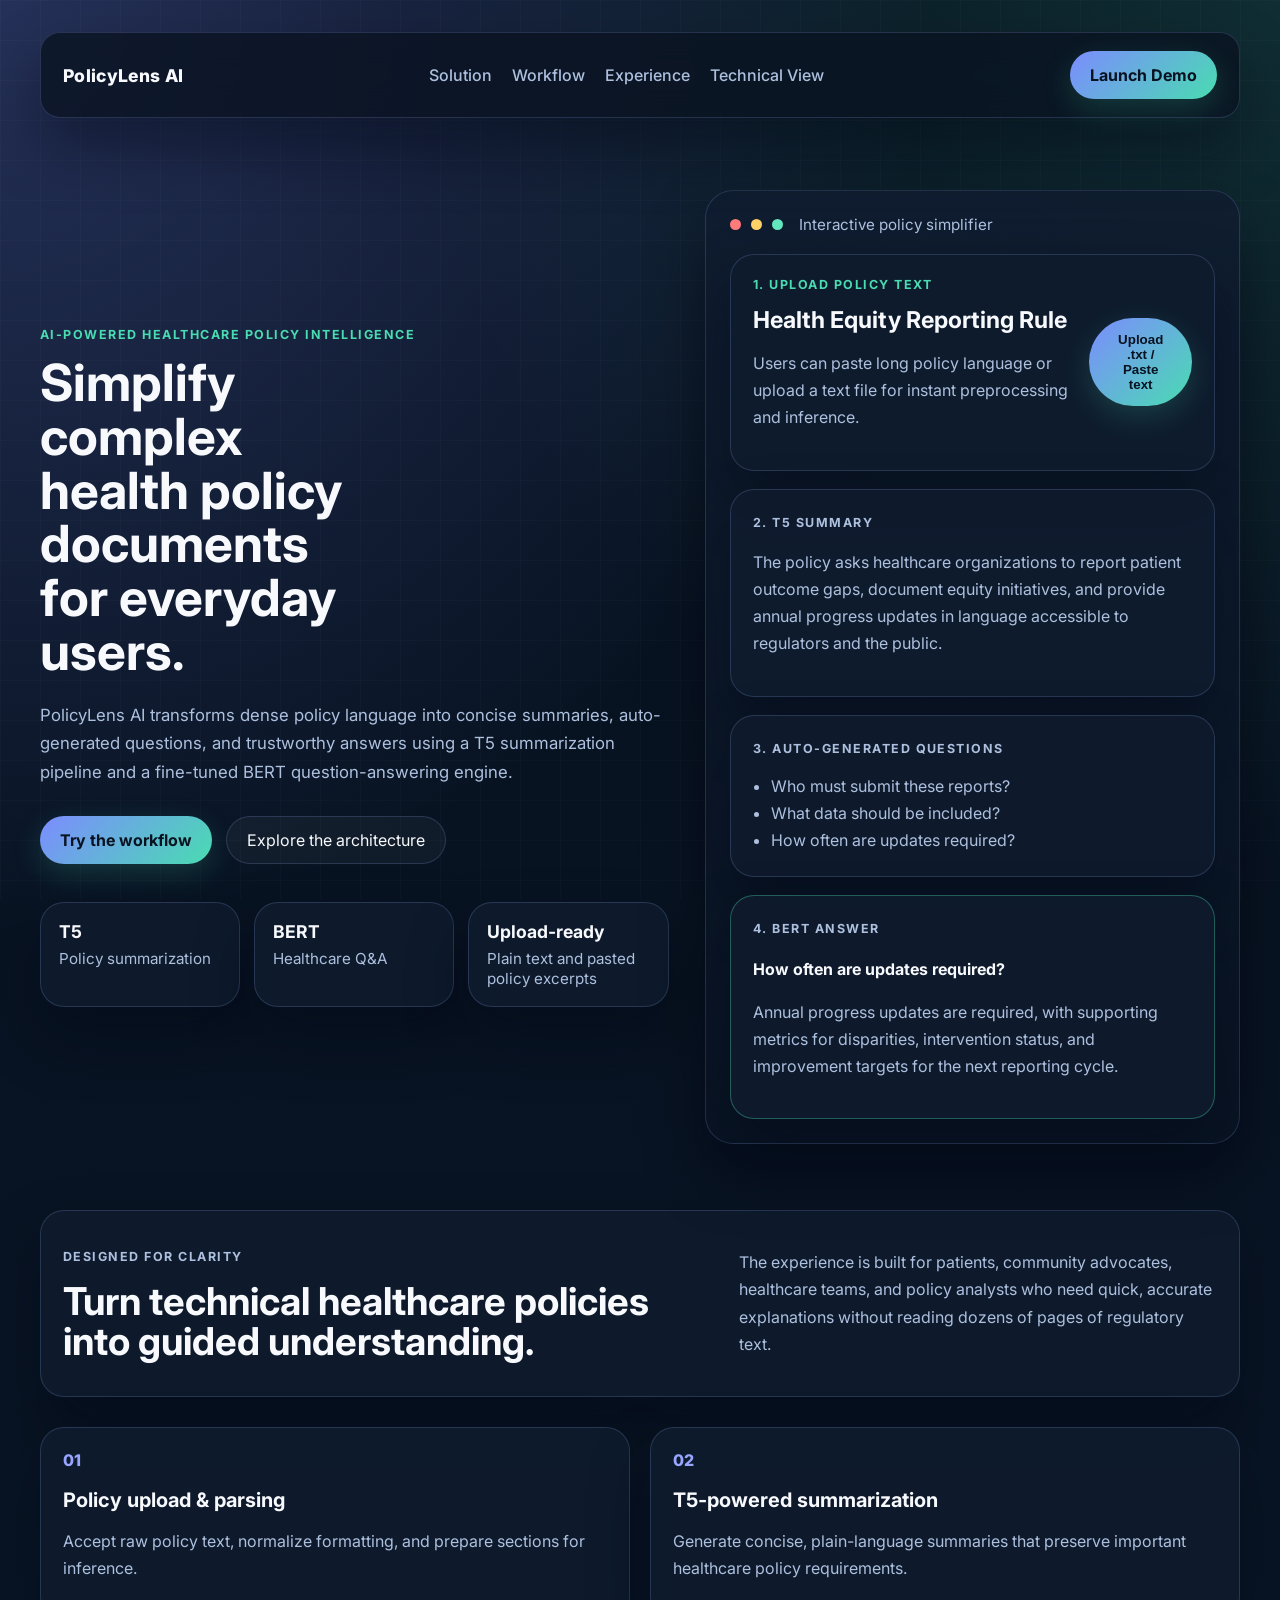
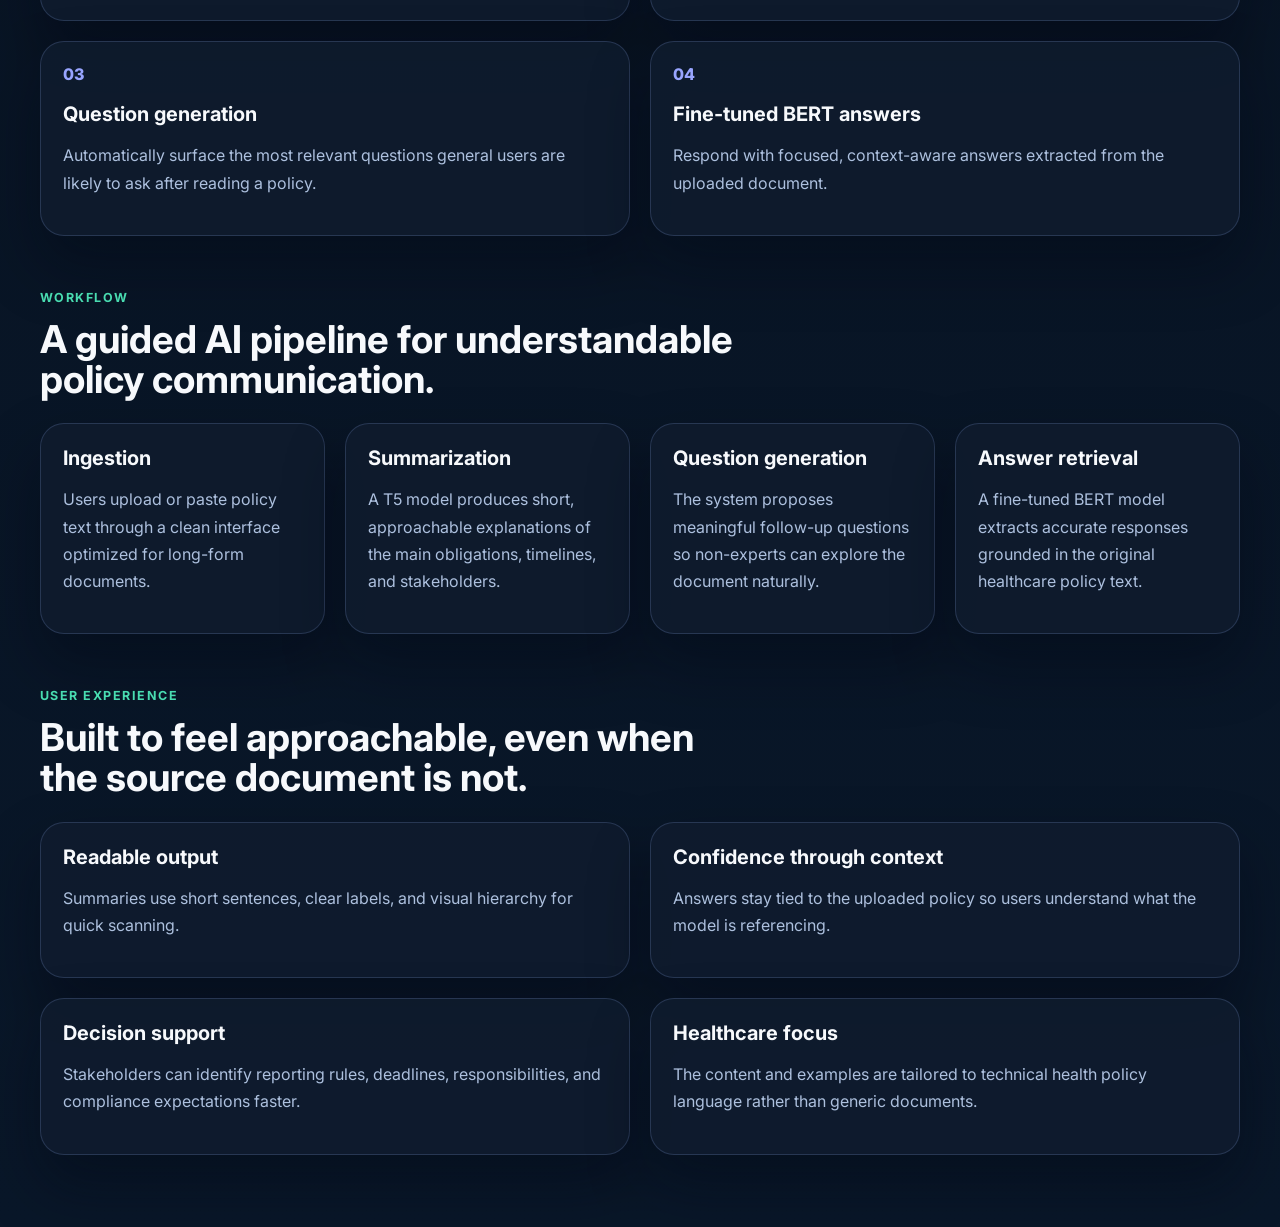
<file: index.html>
<!DOCTYPE html>
<html lang="en">
<head>
  <meta charset="UTF-8">
  <meta name="viewport" content="width=device-width, initial-scale=1.0">
  <title>PolicyLens AI | Health Policy Simplification Platform</title>
  <link rel="preconnect" href="https://fonts.googleapis.com">
  <link rel="preconnect" href="https://fonts.gstatic.com" crossorigin>
  <link href="https://fonts.googleapis.com/css2?family=Inter:wght@400;500;600;700;800&display=swap" rel="stylesheet">
  <link rel="stylesheet" href="style.css">
</head>
<body>
  <div class="page-shell">
    <nav class="top-nav">
      <a class="brand" href="#home">PolicyLens AI</a>
      <div class="nav-links">
        <a href="#solution">Solution</a>
        <a href="#workflow">Workflow</a>
        <a href="#experience">Experience</a>
        <a href="services.html">Technical View</a>
      </div>
      <a class="nav-cta" href="#demo">Launch Demo</a>
    </nav>

    <main>
      <section class="hero" id="home">
        <div class="hero-copy">
          <p class="eyebrow">AI-powered healthcare policy intelligence</p>
          <h1>Simplify complex health policy documents for everyday users.</h1>
          <p class="hero-text">
            PolicyLens AI transforms dense policy language into concise summaries, auto-generated questions,
            and trustworthy answers using a T5 summarization pipeline and a fine-tuned BERT question-answering engine.
          </p>
          <div class="hero-actions">
            <a class="primary-btn" href="#demo">Try the workflow</a>
            <a class="secondary-btn" href="services.html">Explore the architecture</a>
          </div>
          <ul class="hero-metrics">
            <li>
              <strong>T5</strong>
              <span>Policy summarization</span>
            </li>
            <li>
              <strong>BERT</strong>
              <span>Healthcare Q&amp;A</span>
            </li>
            <li>
              <strong>Upload-ready</strong>
              <span>Plain text and pasted policy excerpts</span>
            </li>
          </ul>
        </div>

        <div class="hero-panel" id="demo">
          <div class="panel-header">
            <span class="dot"></span>
            <span class="dot"></span>
            <span class="dot"></span>
            <p>Interactive policy simplifier</p>
          </div>

          <div class="upload-card">
            <div>
              <p class="label">1. Upload policy text</p>
              <h2>Health Equity Reporting Rule</h2>
              <p class="muted">
                Users can paste long policy language or upload a text file for instant preprocessing and inference.
              </p>
            </div>
            <button type="button">Upload .txt / Paste text</button>
          </div>

          <div class="result-grid">
            <article class="result-card">
              <p class="label">2. T5 summary</p>
              <p>
                The policy asks healthcare organizations to report patient outcome gaps, document equity initiatives,
                and provide annual progress updates in language accessible to regulators and the public.
              </p>
            </article>
            <article class="result-card">
              <p class="label">3. Auto-generated questions</p>
              <ul>
                <li>Who must submit these reports?</li>
                <li>What data should be included?</li>
                <li>How often are updates required?</li>
              </ul>
            </article>
            <article class="result-card answer-card">
              <p class="label">4. BERT answer</p>
              <p class="answer-question">How often are updates required?</p>
              <p>
                Annual progress updates are required, with supporting metrics for disparities, intervention status,
                and improvement targets for the next reporting cycle.
              </p>
            </article>
          </div>
        </div>
      </section>

      <section class="value-strip" id="solution">
        <div>
          <p class="eyebrow">Designed for clarity</p>
          <h2>Turn technical healthcare policies into guided understanding.</h2>
        </div>
        <p>
          The experience is built for patients, community advocates, healthcare teams, and policy analysts who need quick,
          accurate explanations without reading dozens of pages of regulatory text.
        </p>
      </section>

      <section class="capabilities">
        <article class="capability-card">
          <span>01</span>
          <h3>Policy upload &amp; parsing</h3>
          <p>Accept raw policy text, normalize formatting, and prepare sections for inference.</p>
        </article>
        <article class="capability-card">
          <span>02</span>
          <h3>T5-powered summarization</h3>
          <p>Generate concise, plain-language summaries that preserve important healthcare policy requirements.</p>
        </article>
        <article class="capability-card">
          <span>03</span>
          <h3>Question generation</h3>
          <p>Automatically surface the most relevant questions general users are likely to ask after reading a policy.</p>
        </article>
        <article class="capability-card">
          <span>04</span>
          <h3>Fine-tuned BERT answers</h3>
          <p>Respond with focused, context-aware answers extracted from the uploaded document.</p>
        </article>
      </section>

      <section class="workflow" id="workflow">
        <div class="section-heading">
          <p class="eyebrow">Workflow</p>
          <h2>A guided AI pipeline for understandable policy communication.</h2>
        </div>
        <div class="timeline">
          <article>
            <h3>Ingestion</h3>
            <p>Users upload or paste policy text through a clean interface optimized for long-form documents.</p>
          </article>
          <article>
            <h3>Summarization</h3>
            <p>A T5 model produces short, approachable explanations of the main obligations, timelines, and stakeholders.</p>
          </article>
          <article>
            <h3>Question generation</h3>
            <p>The system proposes meaningful follow-up questions so non-experts can explore the document naturally.</p>
          </article>
          <article>
            <h3>Answer retrieval</h3>
            <p>A fine-tuned BERT model extracts accurate responses grounded in the original healthcare policy text.</p>
          </article>
        </div>
      </section>

      <section class="experience" id="experience">
        <div class="section-heading narrow">
          <p class="eyebrow">User experience</p>
          <h2>Built to feel approachable, even when the source document is not.</h2>
        </div>
        <div class="experience-grid">
          <article>
            <h3>Readable output</h3>
            <p>Summaries use short sentences, clear labels, and visual hierarchy for quick scanning.</p>
          </article>
          <article>
            <h3>Confidence through context</h3>
            <p>Answers stay tied to the uploaded policy so users understand what the model is referencing.</p>
          </article>
          <article>
            <h3>Decision support</h3>
            <p>Stakeholders can identify reporting rules, deadlines, responsibilities, and compliance expectations faster.</p>
          </article>
          <article>
            <h3>Healthcare focus</h3>
            <p>The content and examples are tailored to technical health policy language rather than generic documents.</p>
          </article>
        </div>
      </section>
    </main>
  </div>
</body>
</html>
</file>
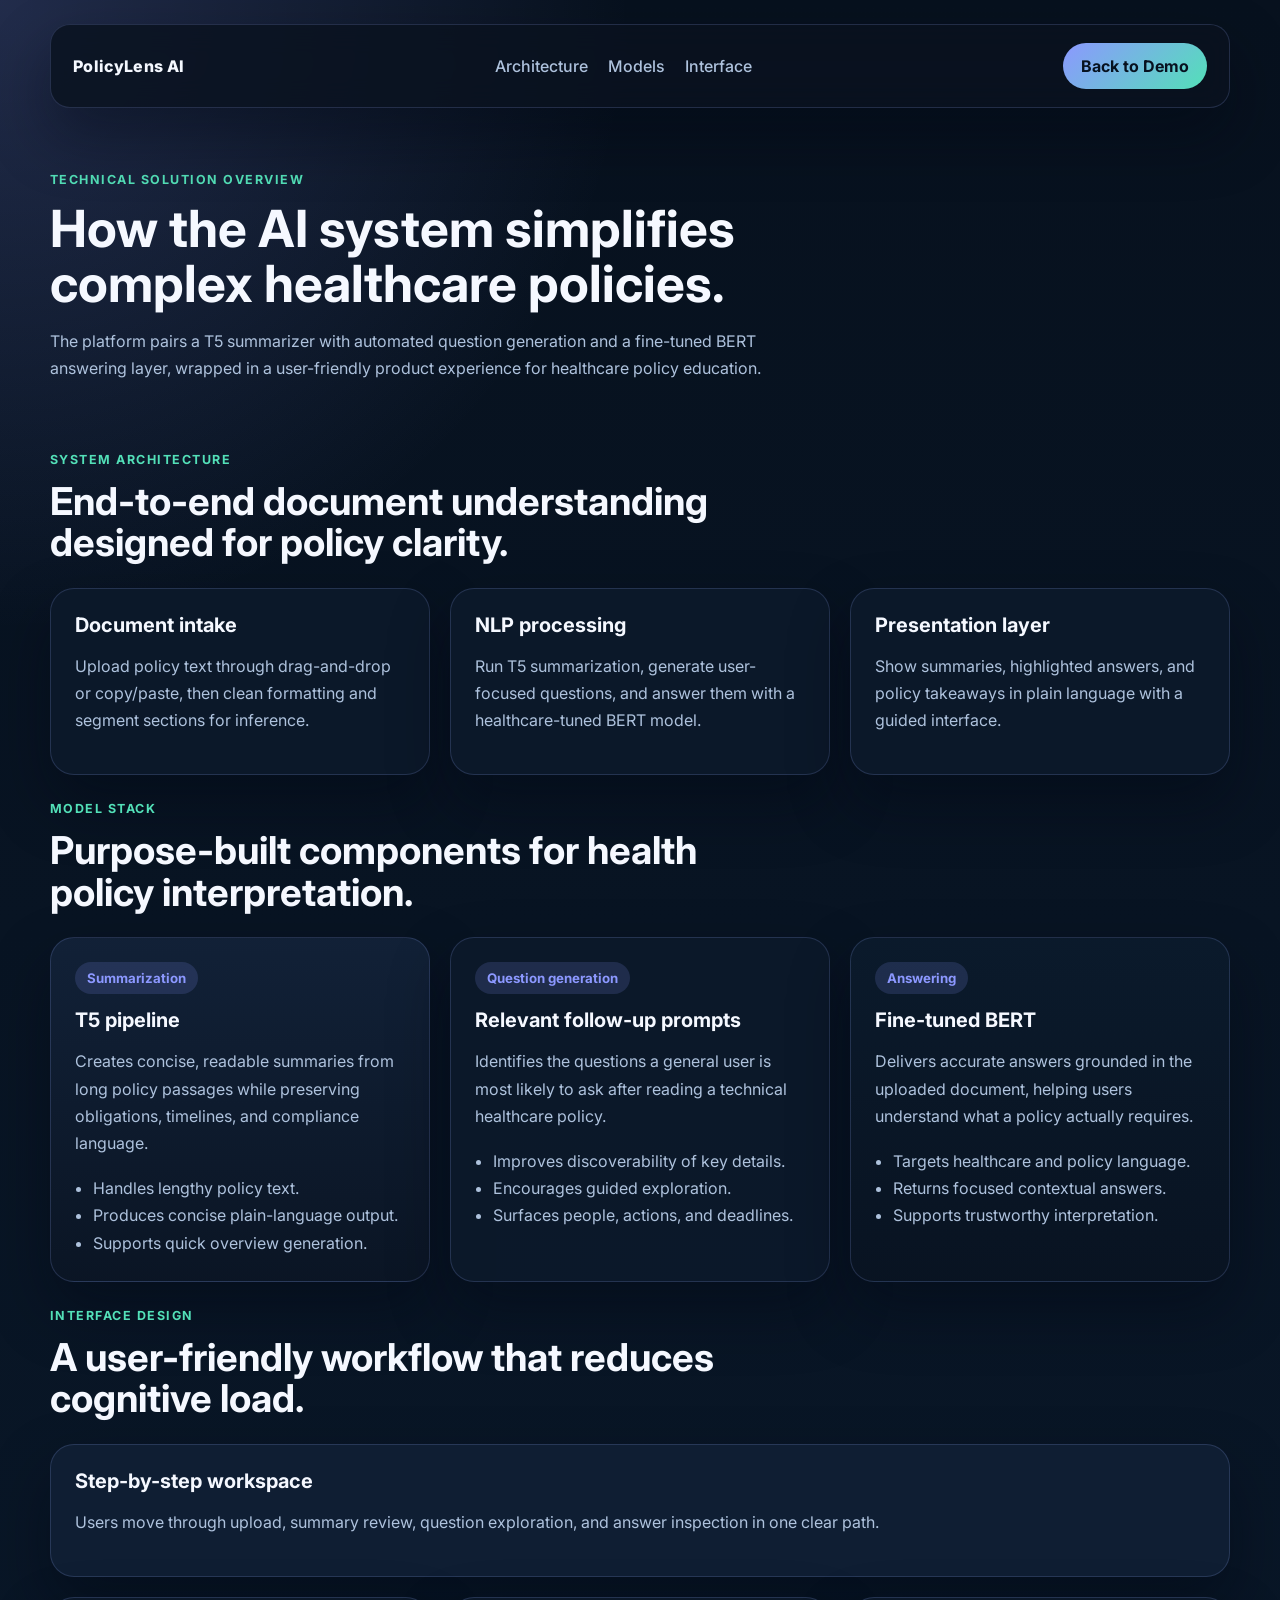
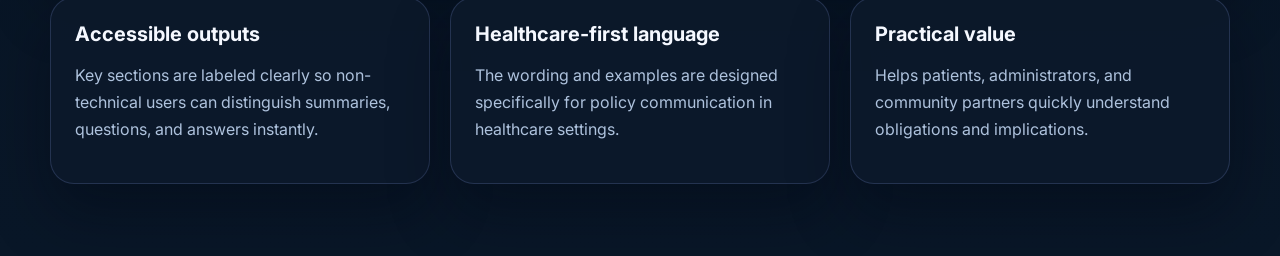
<file: services.html>
<!DOCTYPE html>
<html lang="en">
<head>
  <meta charset="UTF-8">
  <meta name="viewport" content="width=device-width, initial-scale=1.0">
  <title>PolicyLens AI | Technical Workflow</title>
  <link rel="preconnect" href="https://fonts.googleapis.com">
  <link rel="preconnect" href="https://fonts.gstatic.com" crossorigin>
  <link href="https://fonts.googleapis.com/css2?family=Inter:wght@400;500;600;700;800&display=swap" rel="stylesheet">
  <link rel="stylesheet" href="services.css">
</head>
<body>
  <div class="page-shell">
    <nav class="top-nav">
      <a class="brand" href="index.html">PolicyLens AI</a>
      <div class="nav-links">
        <a href="#architecture">Architecture</a>
        <a href="#models">Models</a>
        <a href="#interface">Interface</a>
      </div>
      <a class="nav-cta" href="index.html#demo">Back to Demo</a>
    </nav>

    <header class="hero">
      <p class="eyebrow">Technical solution overview</p>
      <h1>How the AI system simplifies complex healthcare policies.</h1>
      <p>
        The platform pairs a T5 summarizer with automated question generation and a fine-tuned BERT answering layer,
        wrapped in a user-friendly product experience for healthcare policy education.
      </p>
    </header>

    <main>
      <section class="architecture" id="architecture">
        <div class="section-heading">
          <p class="eyebrow">System architecture</p>
          <h2>End-to-end document understanding designed for policy clarity.</h2>
        </div>
        <div class="architecture-grid">
          <article class="architecture-card">
            <h3>Document intake</h3>
            <p>Upload policy text through drag-and-drop or copy/paste, then clean formatting and segment sections for inference.</p>
          </article>
          <article class="architecture-card">
            <h3>NLP processing</h3>
            <p>Run T5 summarization, generate user-focused questions, and answer them with a healthcare-tuned BERT model.</p>
          </article>
          <article class="architecture-card">
            <h3>Presentation layer</h3>
            <p>Show summaries, highlighted answers, and policy takeaways in plain language with a guided interface.</p>
          </article>
        </div>
      </section>

      <section class="models" id="models">
        <div class="section-heading">
          <p class="eyebrow">Model stack</p>
          <h2>Purpose-built components for health policy interpretation.</h2>
        </div>
        <div class="model-grid">
          <article class="model-card featured">
            <span class="pill">Summarization</span>
            <h3>T5 pipeline</h3>
            <p>Creates concise, readable summaries from long policy passages while preserving obligations, timelines, and compliance language.</p>
            <ul>
              <li>Handles lengthy policy text.</li>
              <li>Produces concise plain-language output.</li>
              <li>Supports quick overview generation.</li>
            </ul>
          </article>
          <article class="model-card">
            <span class="pill">Question generation</span>
            <h3>Relevant follow-up prompts</h3>
            <p>Identifies the questions a general user is most likely to ask after reading a technical healthcare policy.</p>
            <ul>
              <li>Improves discoverability of key details.</li>
              <li>Encourages guided exploration.</li>
              <li>Surfaces people, actions, and deadlines.</li>
            </ul>
          </article>
          <article class="model-card featured-alt">
            <span class="pill">Answering</span>
            <h3>Fine-tuned BERT</h3>
            <p>Delivers accurate answers grounded in the uploaded document, helping users understand what a policy actually requires.</p>
            <ul>
              <li>Targets healthcare and policy language.</li>
              <li>Returns focused contextual answers.</li>
              <li>Supports trustworthy interpretation.</li>
            </ul>
          </article>
        </div>
      </section>

      <section class="interface" id="interface">
        <div class="section-heading">
          <p class="eyebrow">Interface design</p>
          <h2>A user-friendly workflow that reduces cognitive load.</h2>
        </div>
        <div class="interface-layout">
          <div class="interface-card wide">
            <h3>Step-by-step workspace</h3>
            <p>Users move through upload, summary review, question exploration, and answer inspection in one clear path.</p>
          </div>
          <div class="interface-card">
            <h3>Accessible outputs</h3>
            <p>Key sections are labeled clearly so non-technical users can distinguish summaries, questions, and answers instantly.</p>
          </div>
          <div class="interface-card">
            <h3>Healthcare-first language</h3>
            <p>The wording and examples are designed specifically for policy communication in healthcare settings.</p>
          </div>
          <div class="interface-card">
            <h3>Practical value</h3>
            <p>Helps patients, administrators, and community partners quickly understand obligations and implications.</p>
          </div>
        </div>
      </section>
    </main>
  </div>
</body>
</html>
</file>
<file: style.css>
:root {
  --bg: #07111f;
  --bg-elevated: #0f1c2e;
  --panel: rgba(15, 28, 46, 0.88);
  --panel-border: rgba(154, 181, 255, 0.18);
  --text: #f7f9fc;
  --muted: #adc0de;
  --accent: #7c8cff;
  --accent-strong: #98a5ff;
  --highlight: #49dcb1;
  --shadow: 0 30px 60px rgba(2, 8, 18, 0.42);
}

* {
  box-sizing: border-box;
}

html {
  scroll-behavior: smooth;
}

body {
  margin: 0;
  min-height: 100vh;
  font-family: 'Inter', sans-serif;
  color: var(--text);
  background:
    radial-gradient(circle at top left, rgba(124, 140, 255, 0.26), transparent 30%),
    radial-gradient(circle at top right, rgba(73, 220, 177, 0.14), transparent 28%),
    linear-gradient(180deg, #07111f 0%, #091729 100%);
}

body::before {
  content: '';
  position: fixed;
  inset: 0;
  background-image: linear-gradient(rgba(255, 255, 255, 0.02) 1px, transparent 1px),
    linear-gradient(90deg, rgba(255, 255, 255, 0.02) 1px, transparent 1px);
  background-size: 40px 40px;
  pointer-events: none;
}

.page-shell {
  position: relative;
  z-index: 1;
  width: min(1200px, calc(100% - 48px));
  margin: 0 auto;
  padding: 24px 0 72px;
}

.top-nav {
  display: flex;
  align-items: center;
  justify-content: space-between;
  gap: 24px;
  padding: 18px 22px;
  margin-top: 8px;
  border: 1px solid var(--panel-border);
  border-radius: 20px;
  background: rgba(10, 18, 32, 0.78);
  backdrop-filter: blur(16px);
  box-shadow: var(--shadow);
}

.brand,
.nav-links a,
.nav-cta,
.primary-btn,
.secondary-btn,
button {
  text-decoration: none;
}

.brand {
  color: var(--text);
  font-weight: 800;
  font-size: 1.1rem;
  letter-spacing: 0.02em;
}

.nav-links {
  display: flex;
  flex-wrap: wrap;
  gap: 20px;
}

.nav-links a {
  color: var(--muted);
  font-weight: 500;
}

.nav-links a:hover,
.brand:hover {
  color: var(--text);
}

.nav-cta,
.primary-btn,
button {
  display: inline-flex;
  align-items: center;
  justify-content: center;
  border: none;
  border-radius: 999px;
  padding: 14px 20px;
  background: linear-gradient(135deg, var(--accent), var(--highlight));
  color: #081220;
  font-weight: 700;
  box-shadow: 0 10px 30px rgba(73, 220, 177, 0.18);
}

.secondary-btn {
  display: inline-flex;
  align-items: center;
  justify-content: center;
  border-radius: 999px;
  padding: 13px 20px;
  border: 1px solid var(--panel-border);
  color: var(--text);
  background: rgba(255, 255, 255, 0.04);
}

.hero {
  display: grid;
  grid-template-columns: 1.08fr 0.92fr;
  gap: 36px;
  align-items: center;
  padding: 72px 0 48px;
}

.eyebrow,
.label {
  margin: 0 0 14px;
  text-transform: uppercase;
  letter-spacing: 0.12em;
  font-size: 0.78rem;
  font-weight: 700;
  color: var(--highlight);
}

.hero h1,
.value-strip h2,
.section-heading h2 {
  margin: 0;
  line-height: 1.05;
}

.hero h1 {
  font-size: clamp(2.8rem, 4vw, 4.8rem);
  max-width: 10ch;
}

.hero-text,
.value-strip p,
.capability-card p,
.timeline p,
.experience-grid p,
.upload-card .muted,
.result-card p,
.result-card li {
  color: var(--muted);
  line-height: 1.7;
}

.hero-text {
  max-width: 60ch;
  font-size: 1.05rem;
  margin: 22px 0 30px;
}

.hero-actions {
  display: flex;
  flex-wrap: wrap;
  gap: 14px;
}

.hero-metrics {
  display: grid;
  grid-template-columns: repeat(3, minmax(0, 1fr));
  gap: 14px;
  list-style: none;
  padding: 0;
  margin: 38px 0 0;
}

.hero-metrics li,
.capability-card,
.timeline article,
.experience-grid article,
.upload-card,
.result-card,
.value-strip {
  border: 1px solid var(--panel-border);
  background: var(--panel);
  border-radius: 24px;
  box-shadow: var(--shadow);
}

.hero-metrics li {
  padding: 18px;
}

.hero-metrics strong {
  display: block;
  font-size: 1.1rem;
  margin-bottom: 6px;
}

.hero-metrics span {
  color: var(--muted);
  font-size: 0.95rem;
}

.hero-panel {
  padding: 24px;
  border: 1px solid var(--panel-border);
  border-radius: 28px;
  background: linear-gradient(180deg, rgba(16, 29, 48, 0.95), rgba(9, 21, 37, 0.95));
  box-shadow: var(--shadow);
}

.panel-header {
  display: flex;
  align-items: center;
  gap: 10px;
  margin-bottom: 20px;
}

.panel-header p {
  margin: 0 0 0 6px;
  color: var(--muted);
  font-size: 0.95rem;
}

.dot {
  width: 11px;
  height: 11px;
  border-radius: 50%;
  background: rgba(255, 255, 255, 0.25);
}

.dot:first-child {
  background: #ff7b7b;
}

.dot:nth-child(2) {
  background: #ffd166;
}

.dot:nth-child(3) {
  background: #63e6be;
}

.upload-card,
.result-card,
.capability-card,
.timeline article,
.experience-grid article,
.value-strip {
  padding: 22px;
}

.upload-card {
  display: flex;
  align-items: center;
  justify-content: space-between;
  gap: 18px;
  margin-bottom: 18px;
}

.upload-card h2 {
  margin: 0 0 10px;
  font-size: 1.45rem;
}

.result-grid {
  display: grid;
  gap: 18px;
}

.result-card ul {
  margin: 0;
  padding-left: 18px;
  color: var(--text);
}

.answer-card {
  border-color: rgba(73, 220, 177, 0.35);
}

.answer-question {
  color: var(--text) !important;
  font-weight: 700;
  margin-bottom: 8px;
}

.value-strip {
  display: grid;
  grid-template-columns: 1.15fr 0.85fr;
  gap: 30px;
  align-items: center;
  margin: 18px 0 30px;
}

.value-strip h2,
.section-heading h2 {
  font-size: clamp(2rem, 3vw, 3rem);
}

.capabilities,
.experience-grid {
  display: grid;
  grid-template-columns: repeat(2, minmax(0, 1fr));
  gap: 20px;
}

.capability-card span {
  display: inline-flex;
  margin-bottom: 18px;
  color: var(--accent-strong);
  font-weight: 800;
}

.capability-card h3,
.timeline h3,
.experience-grid h3 {
  margin: 0 0 10px;
  font-size: 1.25rem;
}

.workflow,
.experience {
  padding-top: 54px;
}

.section-heading {
  max-width: 760px;
  margin-bottom: 24px;
}

.section-heading.narrow {
  max-width: 700px;
}

.timeline {
  display: grid;
  grid-template-columns: repeat(4, minmax(0, 1fr));
  gap: 20px;
}

@media (max-width: 1024px) {
  .hero,
  .value-strip,
  .timeline {
    grid-template-columns: 1fr;
  }

  .hero h1 {
    max-width: 13ch;
  }
}

@media (max-width: 760px) {
  .page-shell {
    width: min(100% - 28px, 1200px);
  }

  .top-nav {
    flex-direction: column;
    align-items: flex-start;
  }

  .nav-links {
    gap: 12px;
  }

  .hero {
    padding-top: 44px;
  }

  .hero-metrics,
  .capabilities,
  .experience-grid {
    grid-template-columns: 1fr;
  }

  .upload-card {
    flex-direction: column;
    align-items: flex-start;
  }
}
</file>
<file: services.css>
:root {
  --bg: #08111f;
  --panel: rgba(13, 25, 43, 0.92);
  --panel-soft: rgba(17, 32, 53, 0.92);
  --text: #f5f8ff;
  --muted: #aec2dd;
  --accent: #8c98ff;
  --highlight: #53e0b8;
  --border: rgba(148, 174, 255, 0.18);
  --shadow: 0 28px 60px rgba(2, 8, 18, 0.42);
}

* {
  box-sizing: border-box;
}

body {
  margin: 0;
  min-height: 100vh;
  font-family: 'Inter', sans-serif;
  color: var(--text);
  background:
    radial-gradient(circle at top left, rgba(140, 152, 255, 0.2), transparent 28%),
    linear-gradient(180deg, #07111e 0%, #091728 100%);
}

.page-shell {
  width: min(1180px, calc(100% - 48px));
  margin: 0 auto;
  padding: 24px 0 72px;
}

.top-nav {
  display: flex;
  justify-content: space-between;
  align-items: center;
  gap: 20px;
  padding: 18px 22px;
  border-radius: 20px;
  border: 1px solid var(--border);
  background: rgba(10, 18, 32, 0.84);
  backdrop-filter: blur(14px);
  box-shadow: var(--shadow);
}

.brand,
.nav-links a,
.nav-cta {
  text-decoration: none;
}

.brand {
  color: var(--text);
  font-weight: 800;
  letter-spacing: 0.02em;
}

.nav-links {
  display: flex;
  flex-wrap: wrap;
  gap: 20px;
}

.nav-links a {
  color: var(--muted);
  font-weight: 500;
}

.nav-cta {
  display: inline-flex;
  align-items: center;
  justify-content: center;
  padding: 13px 18px;
  border-radius: 999px;
  color: #07111f;
  background: linear-gradient(135deg, var(--accent), var(--highlight));
  font-weight: 700;
}

.hero {
  padding: 64px 0 28px;
  max-width: 760px;
}

.eyebrow {
  margin: 0 0 14px;
  text-transform: uppercase;
  letter-spacing: 0.12em;
  font-size: 0.78rem;
  font-weight: 700;
  color: var(--highlight);
}

.hero h1,
.section-heading h2 {
  margin: 0;
  line-height: 1.08;
}

.hero h1 {
  font-size: clamp(2.6rem, 4vw, 4.5rem);
}

.hero p:last-child,
.architecture-card p,
.model-card p,
.model-card li,
.interface-card p {
  color: var(--muted);
  line-height: 1.7;
}

.section-heading {
  max-width: 720px;
  margin-bottom: 24px;
}

.section-heading h2 {
  font-size: clamp(2rem, 3vw, 3rem);
}

.architecture,
.models,
.interface {
  padding-top: 26px;
}

.architecture-grid,
.model-grid,
.interface-layout {
  display: grid;
  gap: 20px;
}

.architecture-grid {
  grid-template-columns: repeat(3, minmax(0, 1fr));
}

.model-grid {
  grid-template-columns: repeat(3, minmax(0, 1fr));
}

.interface-layout {
  grid-template-columns: repeat(3, minmax(0, 1fr));
}

.architecture-card,
.model-card,
.interface-card {
  padding: 24px;
  border: 1px solid var(--border);
  border-radius: 24px;
  background: var(--panel);
  box-shadow: var(--shadow);
}

.model-card.featured {
  background: linear-gradient(180deg, rgba(18, 34, 56, 0.96), rgba(11, 22, 37, 0.96));
}

.model-card.featured-alt {
  background: linear-gradient(180deg, rgba(11, 27, 44, 0.96), rgba(9, 20, 34, 0.96));
}

.pill {
  display: inline-flex;
  margin-bottom: 14px;
  padding: 8px 12px;
  border-radius: 999px;
  background: rgba(140, 152, 255, 0.16);
  color: var(--accent);
  font-size: 0.83rem;
  font-weight: 700;
}

.model-card ul {
  margin: 18px 0 0;
  padding-left: 18px;
}

.interface-card.wide {
  grid-column: span 3;
  background: var(--panel-soft);
}

.architecture-card h3,
.model-card h3,
.interface-card h3 {
  margin: 0 0 10px;
  font-size: 1.25rem;
}

@media (max-width: 980px) {
  .architecture-grid,
  .model-grid,
  .interface-layout {
    grid-template-columns: 1fr;
  }

  .interface-card.wide {
    grid-column: span 1;
  }
}

@media (max-width: 760px) {
  .page-shell {
    width: min(100% - 28px, 1180px);
  }

  .top-nav {
    flex-direction: column;
    align-items: flex-start;
  }
}
</file>
